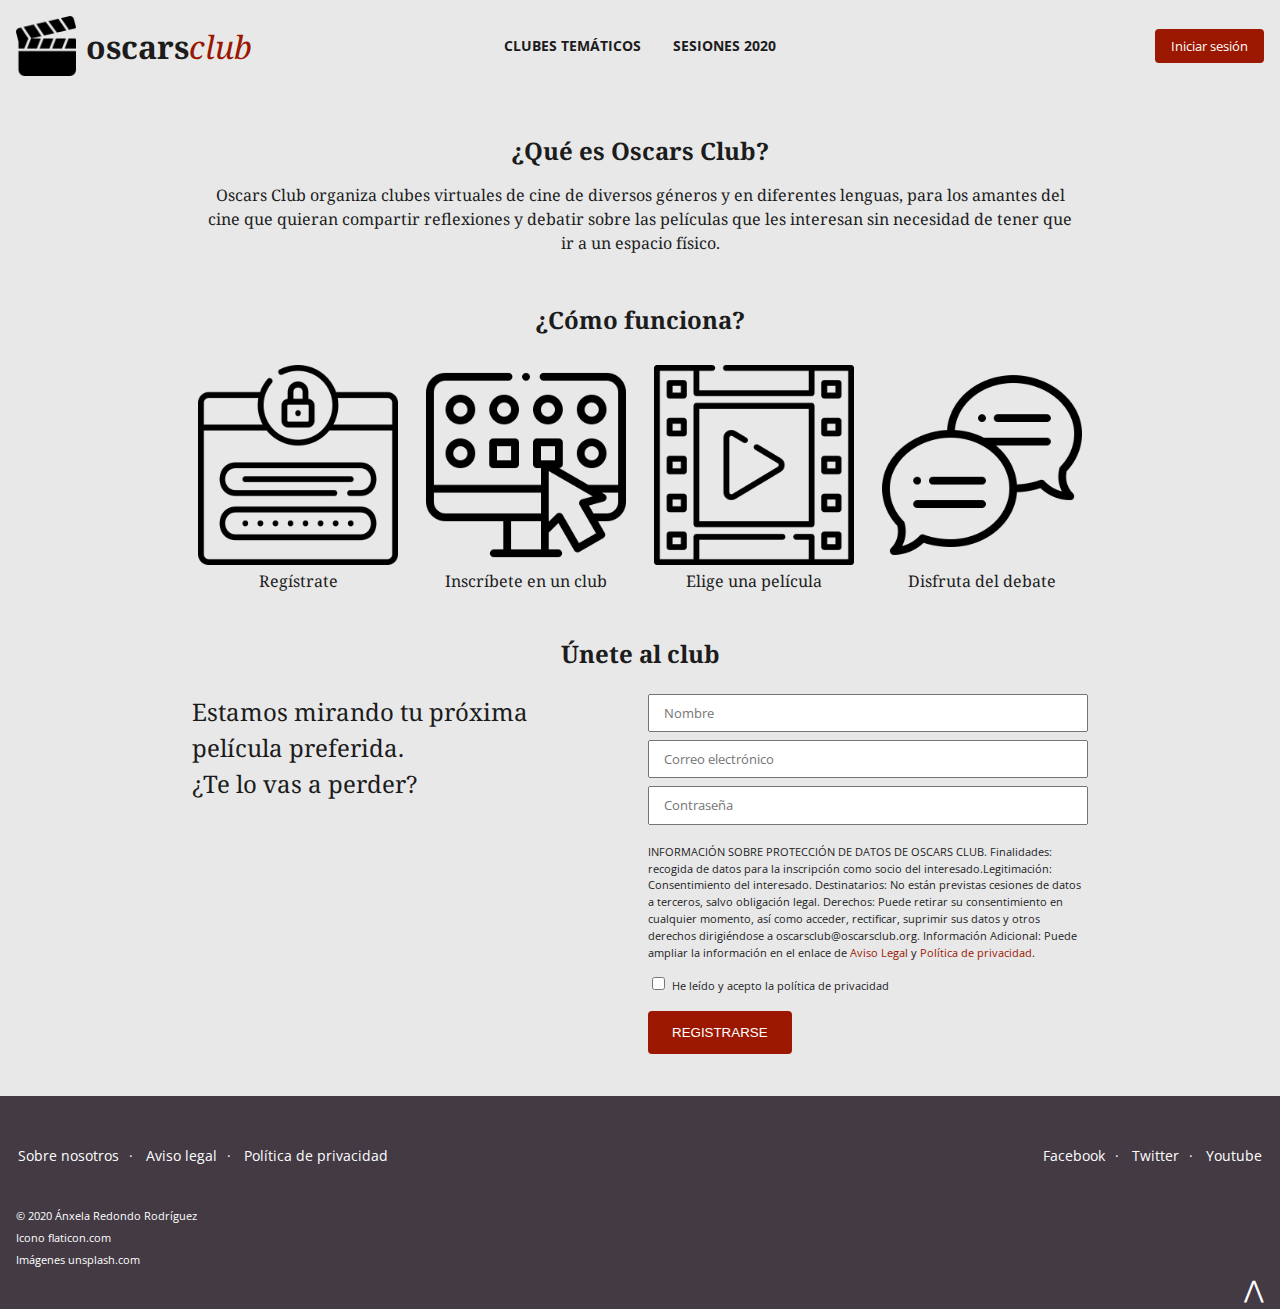
<file: index.html>
<!DOCTYPE html>
<html lang="es">

<head>
    <meta charset="utf-8">
    <title>Oscars Club Inicio</title>
    <meta name="author" content="Ánxela Redondo">
    <meta name="description" content="Oscars Club inicio">
    <meta name="keywords" content="oscars club">
    <link rel="icon" href="./img/oscarsclub-isologo.png" />
    <link rel="stylesheet" href="css/style.css">
</head>

<body>
    <header>
        <div>
            <a href="./index.html">
                <img src="./img/oscarsclub-isologo.png" alt="OscarClub logo">
                <h1>Oscars<span>club</span></h1>
            </a>
        </div>
        <div>
            <nav>
                <ul>
                    <li><a href="./clubes-tematicos.html">Clubes temáticos</a></li>
                    <li><a href="./sesiones-2020.html">Sesiones 2020</a></li>
                </ul>
            </nav>
        </div>
        <div><input type="button" value="Iniciar sesión"></div>
    </header>
    <main>
        <section>
            <h2 class="align-center">¿Qué es Oscars Club?</h2>
            <p class="align-center intro-p">Oscars Club organiza clubes virtuales de cine de diversos géneros y en
                diferentes lenguas, para los
                amantes del cine que quieran compartir reflexiones y debatir sobre las películas que les interesan sin
                necesidad de tener que ir a un espacio físico.</p>
        </section>
        <section class="grid-4 funciona">
            <h2 class="align-center">¿Cómo funciona?</h2>
            <figure>
                <img src="./img/howto-register.png" alt="Regístrate">
                <figcaption>Regístrate</figcaption>
            </figure>
            <figure>
                <img src="./img/howto-club.png" alt="Inscríbete en un club">
                <figcaption>Inscríbete en un club </figcaption>
            </figure>
            <figure>
                <img src="./img/howto-film.png" alt="Elige una película">
                <figcaption>Elige una película </figcaption>
            </figure>
            <figure>
                <img src="./img/howto-speech.png" alt="Disfruta del debate ">
                <figcaption>Disfruta del debate </figcaption>
            </figure>
        </section>
        <section class="unete grid-2">
            <h2 class="align-center">Únete al club</h2>
            <div>
                <p>Estamos mirando tu próxima película preferida.</p>
                <p>¿Te lo vas a perder?</p>
            </div>
            <div>
                <form>
                    <input type="text" id="nombre" pattern="[a-zA-Z-']{2,64}" placeholder="Nombre" required
                        title="El tamaño del campo debe estar comprendido entre 2 y 64 caracteres, únicamente permite letras, guiones y apóstrofes">

                    <input type="email" id="email" placeholder="Correo electrónico" required>

                    <input type="password" id="password" placeholder="Contraseña" required>
                    <footer>
                        <p>INFORMACIÓN SOBRE PROTECCIÓN DE DATOS DE OSCARS CLUB. Finalidades: recogida de datos para la
                            inscripción como socio del interesado.Legitimación: Consentimiento del interesado.
                            Destinatarios: No están previstas cesiones de datos a terceros, salvo obligación legal.
                            Derechos: Puede retirar su consentimiento en cualquier momento, así como acceder,
                            rectificar,
                            suprimir sus datos y otros derechos dirigiéndose a oscarsclub@oscarsclub.org. Información
                            Adicional: Puede ampliar la información en el enlace de <a href="">Aviso Legal</a> y <a
                                href="">Política de privacidad</a>.</p>
                        <input type="checkbox" id="accept" name="accept" value="accept" required>
                        <label for="accept">He leído y acepto la política de privacidad</label>
                    </footer>
                    <input type="submit" value="Registrarse">
                </form>
            </div>
        </section>
    </main>
    <footer>
        <div>
            <ul>
                <li><a href="">Sobre nosotros</a></li>
                <li><a href="">Aviso legal</a></li>
                <li><a href="">Política de privacidad</a></li>
            </ul>
        </div>
        <div>
            <ul>
                <li><a href="">Facebook</a></li>
                <li><a href="">Twitter</a></li>
                <li><a href="">Youtube</a></li>
            </ul>
        </div>
        <div>
            <p> &copy; 2020 Ánxela Redondo Rodríguez</p>
            <p>Icono <a href="https://www.flaticon.com">flaticon.com</a></p>
            <p>Imágenes <a href="https://unsplash.com">unsplash.com</a></p>
            <p><a href="#">&xwedge;</a></p>
        </div>
    </footer>
</body>

</html>
</file>
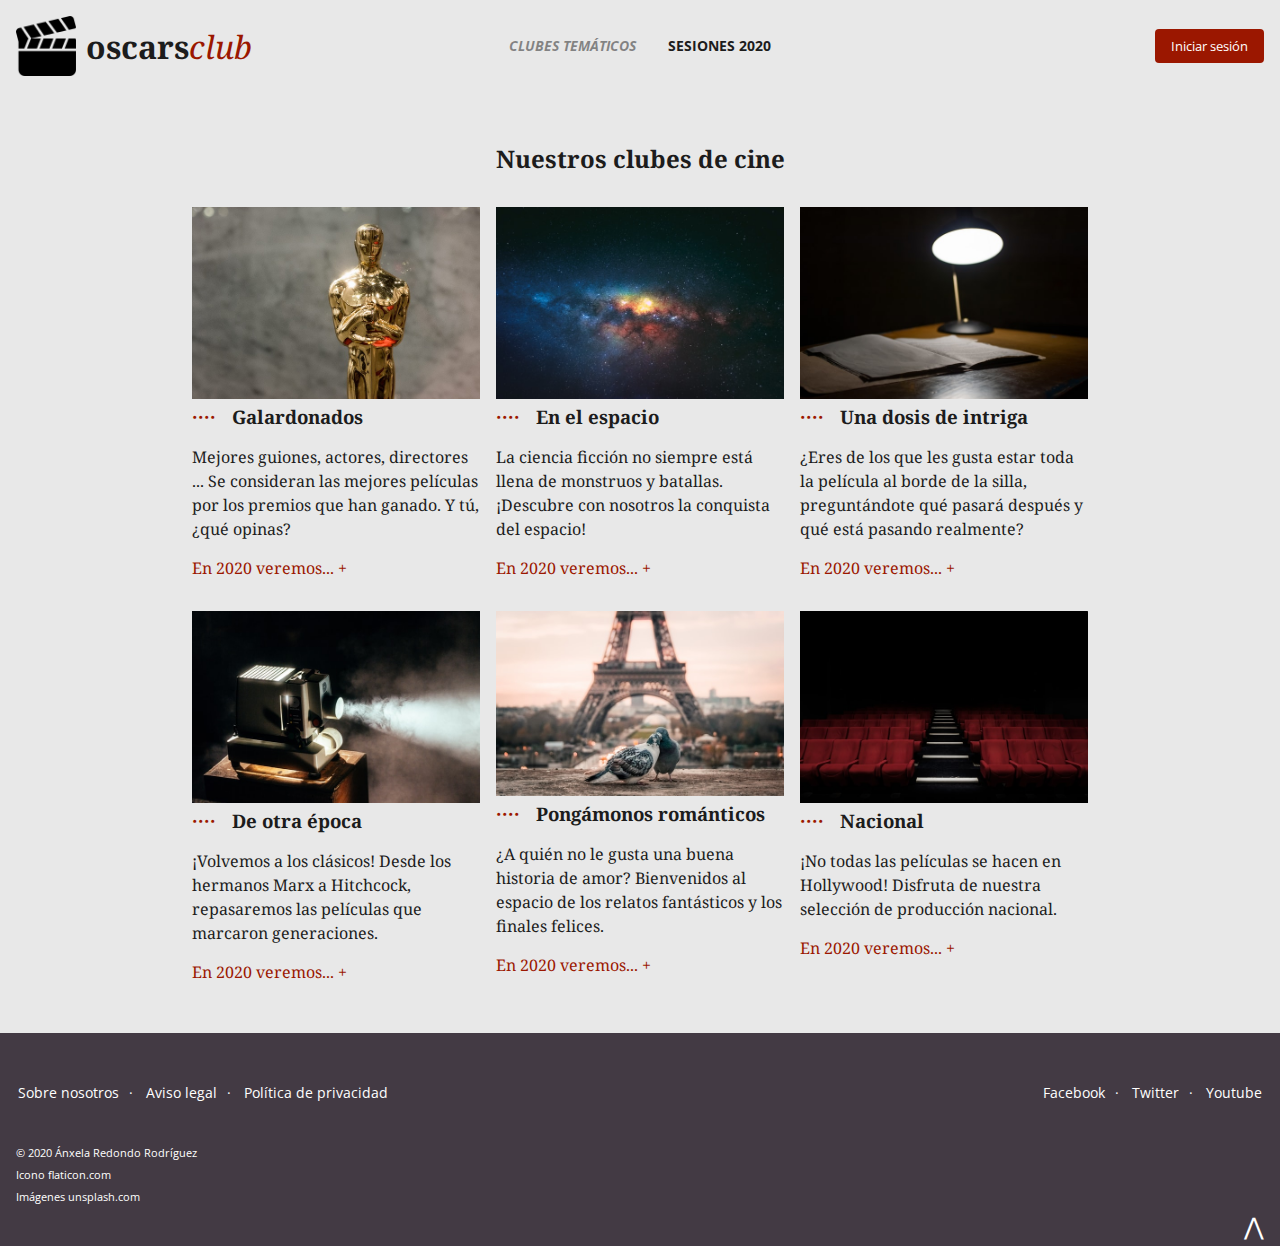
<file: clubes-tematicos.html>
<!DOCTYPE html>
<html lang="es">

<head>
    <meta charset="utf-8">
    <title>Clubes temáticos</title>
    <meta name="author" content="Ánxela Redondo">
    <meta name="description" content="Clubes temáticos Oscars Club">
    <meta name="keywords" content="clubes tematicos oscars club ">
    <link rel="icon" href="./img/oscarsclub-isologo.png" />
    <link rel="stylesheet" href="css/style.css">
</head>

<body>
    <header>
        <div>
            <a href="./index.html">
                <img src="./img/oscarsclub-isologo.png" alt="OscarClub logo">
                <h1>Oscars<span>club</span></h1>
            </a>
        </div>
        <div>
            <nav>
                <ul>
                    <li class="selected">Clubes temáticos</li>
                    <li><a href="./sesiones-2020.html">Sesiones 2020</a></li>
                </ul>
            </nav>
        </div>
        <div><input type="button" value="Iniciar sesión"></div>
    </header>
    <main>
        <section class="grid-3 clubes-tematicos">
            <h2 class="align-center">Nuestros clubes de cine</h2>
            <figure>
                <img src="./img/club1.jpg" alt="Galardonados">
                <figcaption>
                    <h3>Galardonados</h3>
                    <p>Mejores guiones, actores, directores ... Se consideran las mejores películas por los premios que
                        han ganado. Y tú, ¿qué opinas?</p>
                    <a href="sesiones-2020.html#galardonados">En 2020 veremos... &plus;</a>
                </figcaption>
            </figure>
            <figure>
                <img src="./img/club2.jpg" alt="En el espacio ">
                <figcaption>
                    <h3>En el espacio</h3>
                    <p>La ciencia ficción no siempre está llena de monstruos y batallas. ¡Descubre con nosotros la
                        conquista del espacio!</p>
                    <a href="sesiones-2020.html#espacio">En 2020 veremos... &plus;</a>
                </figcaption>
            </figure>
            <figure>
                <img src="./img/club3.jpg" alt="Una dosis de intriga ">
                <figcaption>
                    <h3>Una dosis de intriga</h3>
                    <p>¿Eres de los que les gusta estar toda la película al borde de la silla, preguntándote qué pasará
                        después y qué está pasando realmente?</p>
                    <a href="sesiones-2020.html#intriga">En 2020 veremos... &plus;</a>
                </figcaption>
            </figure>
            <figure>
                <img src="./img/club4.jpg" alt="De otra época">
                <figcaption>
                    <h3>De otra época</h3>
                    <p>¡Volvemos a los clásicos! Desde los hermanos Marx a Hitchcock, repasaremos las películas que
                        marcaron generaciones.</p>
                    <a href="sesiones-2020.html#epoca">En 2020 veremos... &plus;</a>
                </figcaption>
            </figure>
            <figure>
                <img src="./img/club5.jpg" alt="Pongámonos románticos">
                <figcaption>
                    <h3>Pongámonos románticos</h3>
                    <p>¿A quién no le gusta una buena historia de amor? Bienvenidos al espacio de los relatos
                        fantásticos y los finales felices.</p>
                    <a href="sesiones-2020.html#romanticos">En 2020 veremos... &plus;</a>
                </figcaption>
            </figure>
            <figure>
                <img src="./img/club6.jpg" alt="Nacional">
                <figcaption>
                    <h3>Nacional </h3>
                    <p>¡No todas las películas se hacen en Hollywood! Disfruta de nuestra selección de producción
                        nacional.</p>
                    <a href="sesiones-2020.html#nacional">En 2020 veremos... &plus;</a>
                </figcaption>
            </figure>
        </section>
    </main>
    <footer>
        <div>
            <ul>
                <li><a href="">Sobre nosotros</a></li>
                <li><a href="">Aviso legal</a></li>
                <li><a href="">Política de privacidad</a></li>
            </ul>
        </div>
        <div>
            <ul>
                <li><a href="">Facebook</a></li>
                <li><a href="">Twitter</a></li>
                <li><a href="">Youtube</a></li>
            </ul>
        </div>
        <div>
            <p> &copy; 2020 Ánxela Redondo Rodríguez</p>
            <p>Icono <a href="https://www.flaticon.com">flaticon.com</a></p>
            <p>Imágenes <a href="https://unsplash.com">unsplash.com</a></p>
            <p><a href="#">&xwedge;</a></p>
        </div>
    </footer>
</body>

</html>
</file>
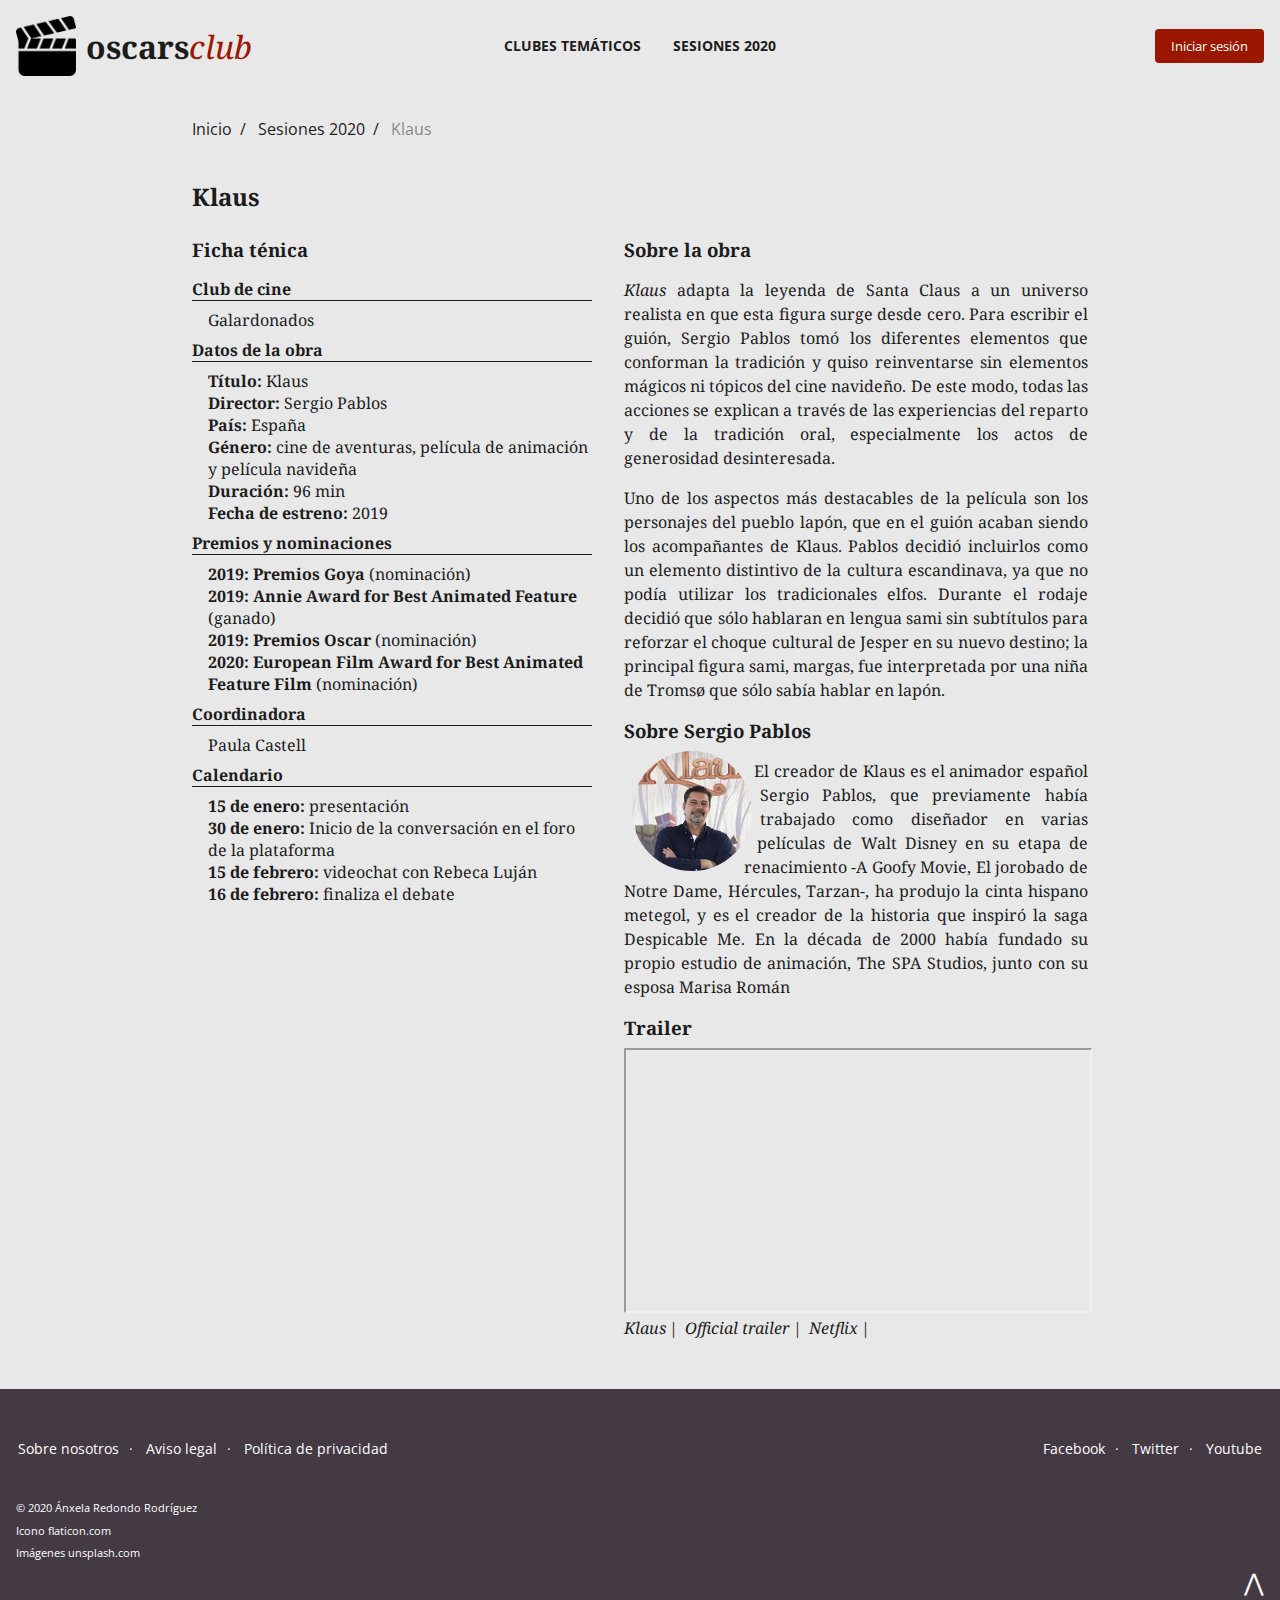
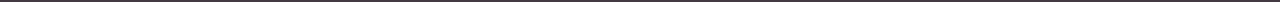
<file: detalle-sesion.html>
<!DOCTYPE html>
<html lang="es">

<head>
    <meta charset="utf-8">
    <title>Klaus</title>
    <meta name="author" content="Ánxela Redondo">
    <meta name="description" content="Detalles sesión Oscars Club">
    <meta name="keywords" content="klaus detalles sesion oscars club">
    <link rel="icon" href="./img/oscarsclub-isologo.png" />
    <link rel="stylesheet" href="css/style.css">
</head>

<body>
    <header>
        <div>
            <a href="./index.html">
                <img src="./img/oscarsclub-isologo.png" alt="OscarClub logo">
                <h1>Oscars<span>club</span></h1>
            </a>
        </div>
        <div>
            <nav>
                <ul>
                    <li><a href="./clubes-tematicos.html">Clubes temáticos</a></li>
                    <li><a href="./sesiones-2020.html">Sesiones 2020</a></li>
                </ul>
            </nav>
        </div>
        <div><input type="button" value="Iniciar sesión"></div>
    </header>
    <main>
        <nav class="breadcrumb">
            <ul>
                <li><a href="./index.html">Inicio</a></li>
                <li><a href="./sesiones-2020.html">Sesiones 2020</a></li>
                <li>Klaus</li>
            </ul>
        </nav>
        <section class="grid-2 column-size-auto">
            <h2>Klaus</h2>
            <div>
                <h3>Ficha ténica</h3>
                <dl>
                    <dt>Club de cine</dt>
                    <dd>Galardonados</dd>
                    <dt>Datos de la obra</dt>
                    <dd>
                        <ul>
                            <li><strong>Título: </strong>Klaus</li>
                            <li><strong>Director: </strong>Sergio Pablos </li>
                            <li><strong>País: </strong>España </li>
                            <li><strong>Género: </strong>cine de aventuras, película de animación y película navideña
                            </li>
                            <li><strong>Duración: </strong>96 min </li>
                            <li><strong>Fecha de estreno: </strong>2019 </li>
                        </ul>
                    </dd>
                    <dt>Premios y nominaciones</dt>
                    <dd>
                        <ul>
                            <li><strong>2019: Premios Goya</strong> (nominación)</li>
                            <li><strong>2019: Annie Award for Best Animated Feature</strong> (ganado)</li>
                            <li><strong>2019: Premios Oscar</strong> (nominación)</li>
                            <li><strong>2020: European Film Award for Best Animated Feature Film</strong> (nominación)
                            </li>
                        </ul>
                    </dd>
                    <dt>Coordinadora</dt>
                    <dd>Paula Castell</dd>
                    <dt>Calendario</dt>
                    <dd>
                        <ul>
                            <li><strong>15 de enero: </strong>presentación</li>
                            <li><strong>30 de enero: </strong>Inicio de la conversación en el foro de la plataforma</li>
                            <li><strong>15 de febrero: </strong>videochat con Rebeca Luján</li>
                            <li><strong>16 de febrero: </strong> finaliza el debate</li>
                        </ul>
                    </dd>
                </dl>
            </div>
            <div>
                <article>
                    <h3>Sobre la obra</h3>
                    <p> <i>Klaus</i> adapta la leyenda de Santa Claus a un universo realista en que esta figura surge
                        desde cero.
                        Para escribir el guión, Sergio Pablos tomó los diferentes elementos que conforman la tradición y
                        quiso reinventarse sin elementos mágicos ni tópicos del cine navideño. De este modo, todas las
                        acciones se explican a través de las experiencias del reparto y de la tradición oral,
                        especialmente
                        los actos de generosidad desinteresada.</p>
                    <p>Uno de los aspectos más destacables de la película son los personajes del pueblo lapón, que en el
                        guión acaban siendo los acompañantes de Klaus. Pablos decidió incluirlos como un elemento
                        distintivo
                        de la cultura escandinava, ya que no podía utilizar los tradicionales elfos. Durante el rodaje
                        decidió que sólo hablaran en lengua sami sin subtítulos para reforzar el choque cultural de
                        Jesper
                        en su nuevo destino; la principal figura sami, margas, fue interpretada por una niña de Tromsø
                        que
                        sólo sabía hablar en lapón.</p>
                </article>
                <article class="clearfix">
                    <h3>Sobre Sergio Pablos</h3>
                    <img src="./img/sergio-pablos.jpg" alt="Sergio Pablos">
                    <p>El creador de Klaus es el animador español Sergio Pablos, que previamente había trabajado como
                        diseñador en varias películas de Walt Disney en su etapa de renacimiento -A Goofy Movie, El
                        jorobado
                        de Notre Dame, Hércules, Tarzan-, ha produjo la cinta hispano metegol, y es el creador de la
                        historia que inspiró la saga Despicable Me. En la década de 2000 había fundado su propio estudio
                        de
                        animación, The SPA Studios, junto con su esposa Marisa Román</p>
                </article>
                <article>
                    <h3>Trailer</h3>
                    <div class="video-container">
                        <iframe width="560" height="315" src="https://www.youtube.com/embed/taE3PwurhYM"
                            allow="accelerometer; autoplay; clipboard-write; encrypted-media; gyroscope; picture-in-picture"
                            allowfullscreen></iframe>
                    </div>
                    <ul>
                        <li><i>Klaus</i></li>
                        <li><i>Official trailer</i></li>
                        <li><i>Netflix</i></li>
                    </ul>
                </article>

            </div>
        </section>

    </main>
    <footer>
        <div>
            <ul>
                <li><a href="">Sobre nosotros</a></li>
                <li><a href="">Aviso legal</a></li>
                <li><a href="">Política de privacidad</a></li>
            </ul>
        </div>
        <div>
            <ul>
                <li><a href="">Facebook</a></li>
                <li><a href="">Twitter</a></li>
                <li><a href="">Youtube</a></li>
            </ul>
        </div>
        <div>
            <p> &copy; 2020 Ánxela Redondo Rodríguez</p>
            <p>Icono <a href="https://www.flaticon.com">flaticon.com</a></p>
            <p>Imágenes <a href="https://unsplash.com">unsplash.com</a></p>
            <p><a href="#">&xwedge;</a></p>
        </div>
    </footer>
</body>

</html>
</file>
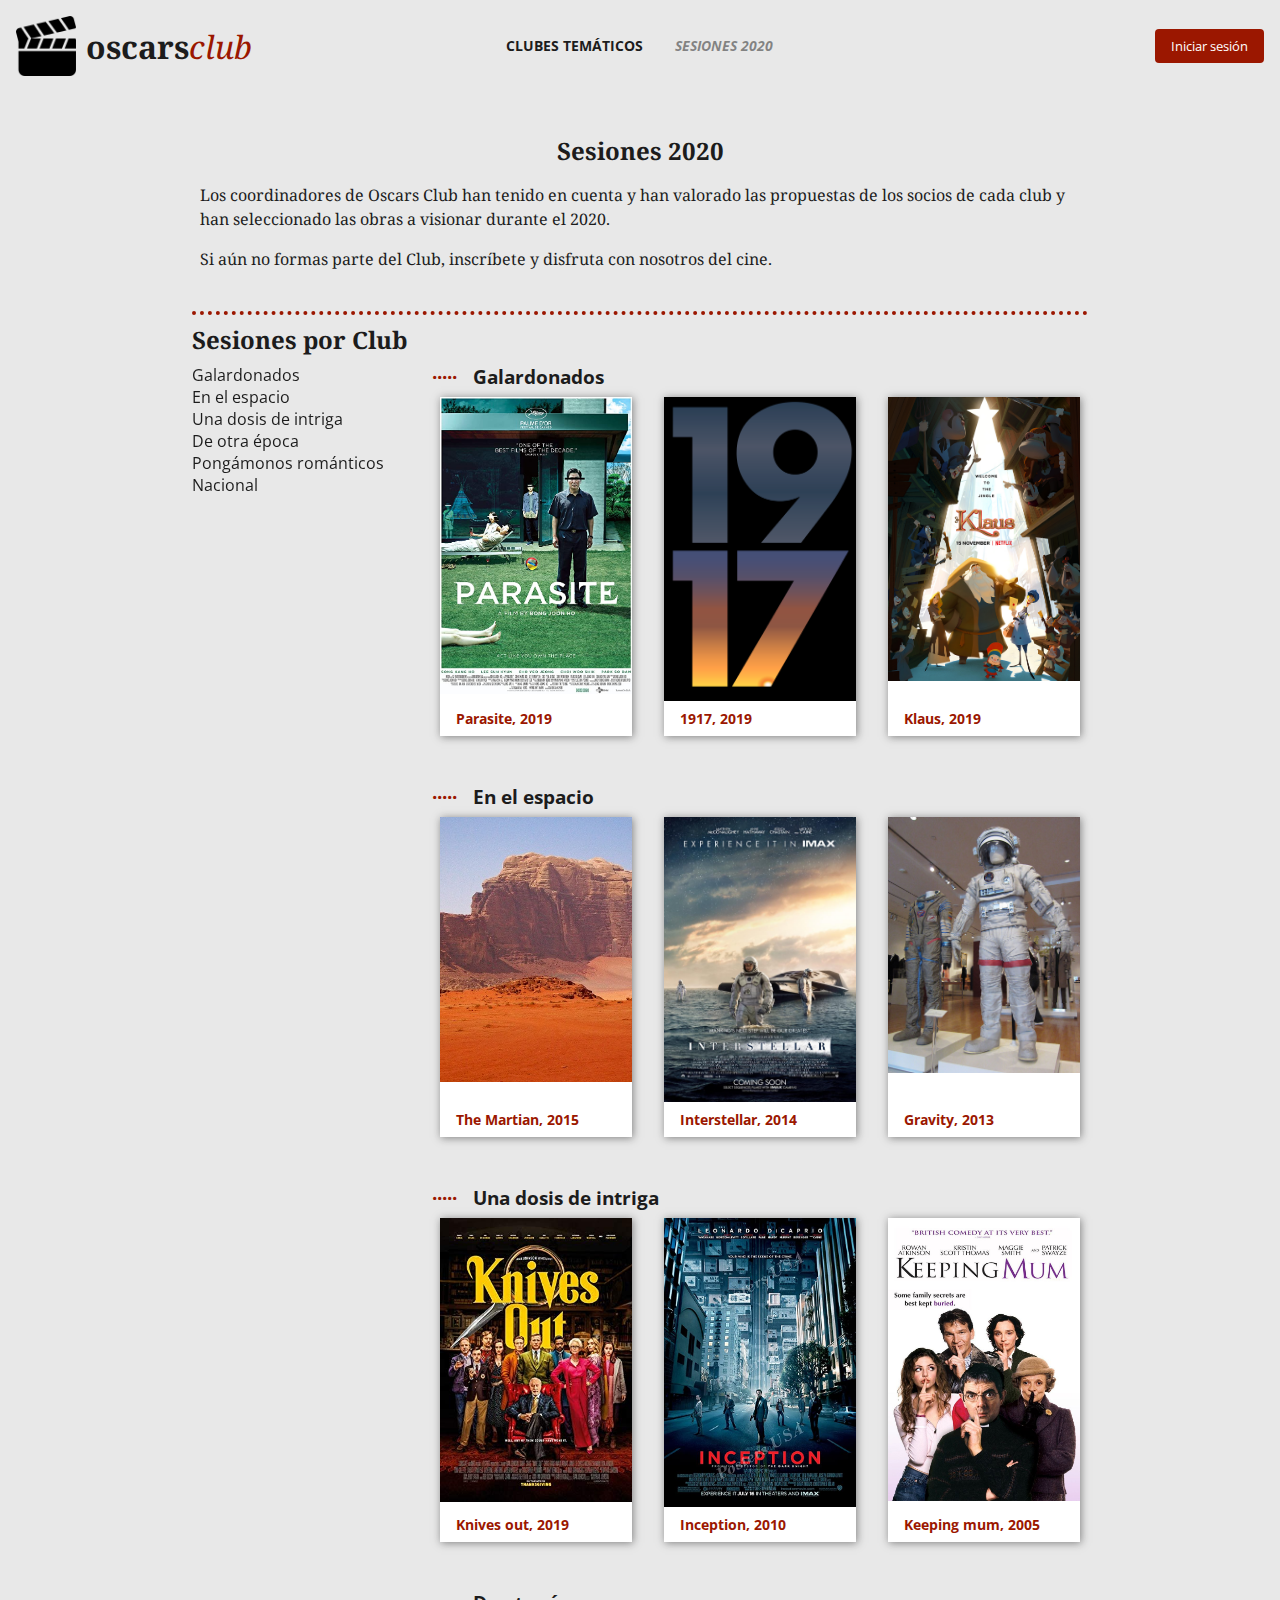
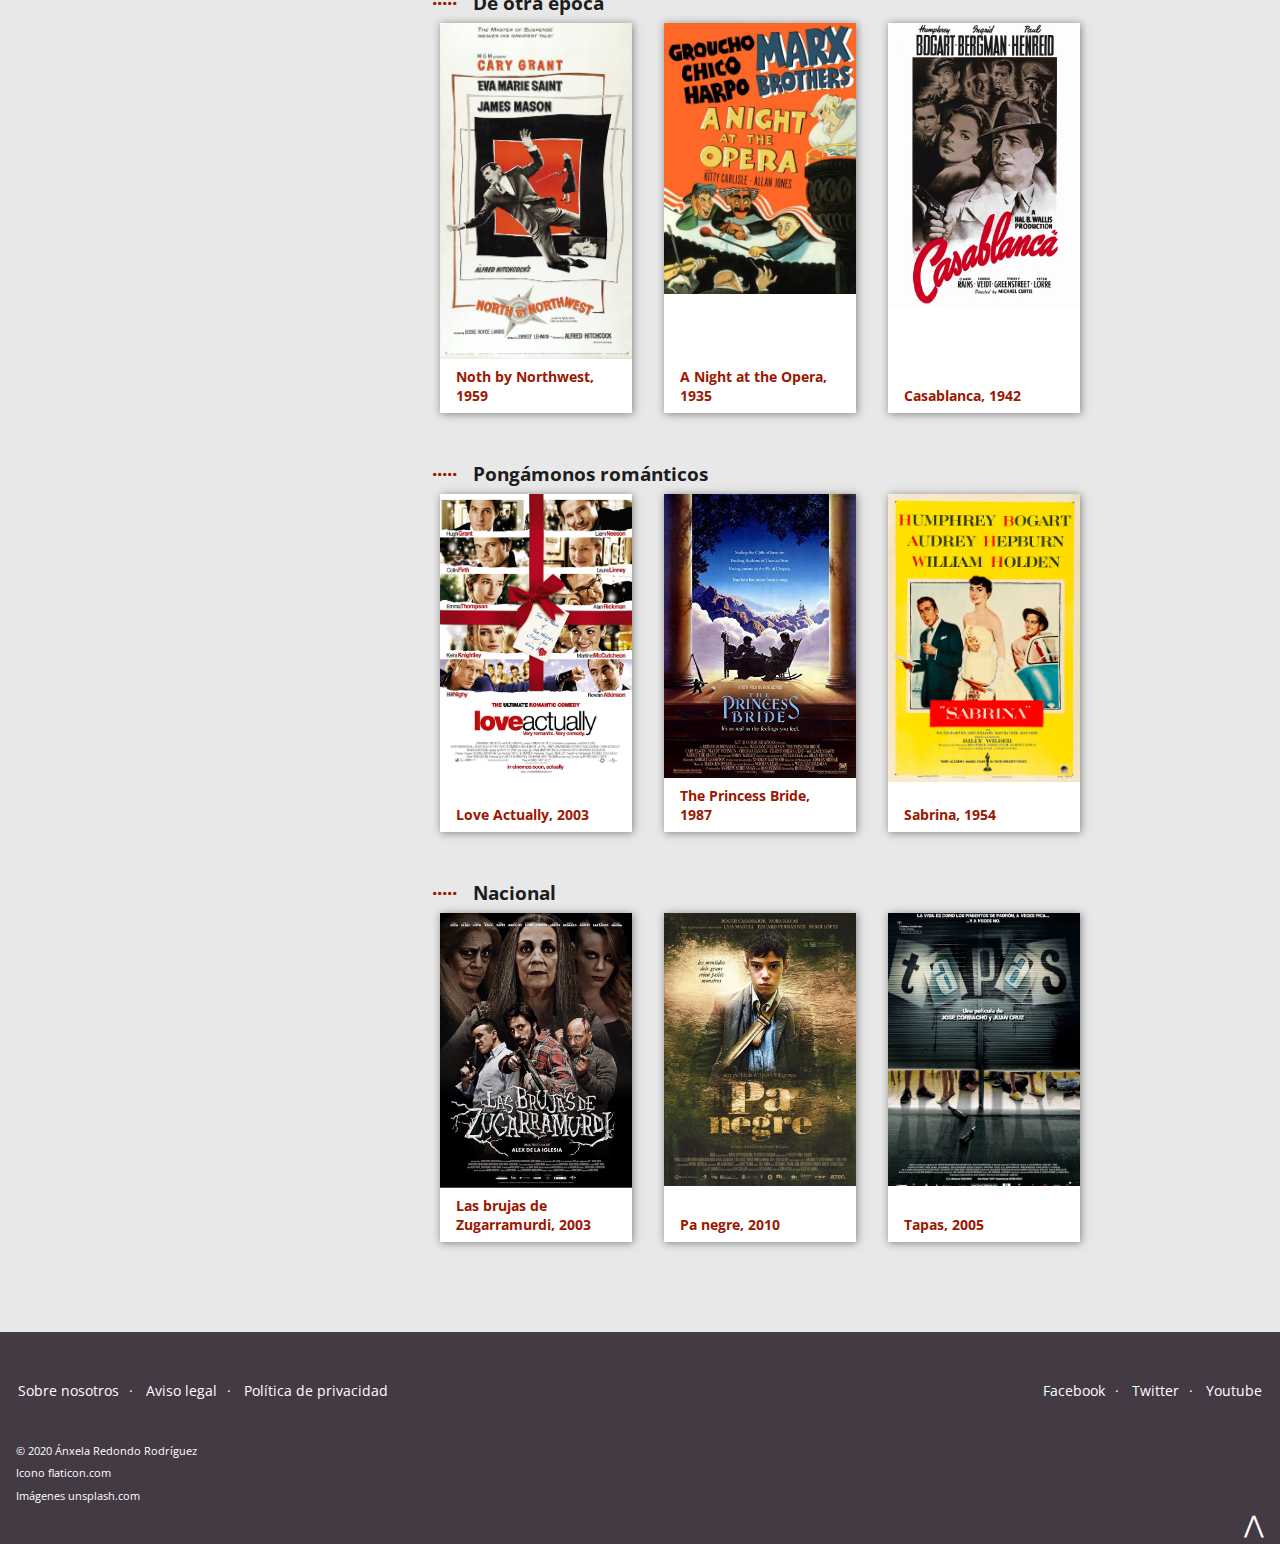
<file: sesiones-2020.html>
<!DOCTYPE html>
<html lang="es">

<head>
    <meta charset="utf-8">
    <title>Sesiones 2020</title>
    <meta name="author" content="Ánxela Redondo">
    <meta name="description" content="Sesiones 2020 Oscars Club">
    <meta name="keywords"
        content="sesiones 2020 oscars club clubes temáticos galardonados espacio nacional intriga epoca romanticos">
    <link rel="icon" href="./img/oscarsclub-isologo.png" />
    <link rel="stylesheet" href="css/style.css">
</head>

<body>
    <header>
        <div>
            <a href="./index.html">
                <img src="./img/oscarsclub-isologo.png" alt="OscarClub logo">
                <h1>Oscars<span>club</span></h1>
            </a>
        </div>
        <div>
            <nav>
                <ul>
                    <li><a href="./clubes-tematicos.html">Clubes temáticos</a></li>
                    <li class="selected">Sesiones 2020</li>
                </ul>
            </nav>
        </div>
        <div><input type="button" value="Iniciar sesión"></div>
    </header>
    <main>
        <section>
            <h2 class="align-center">Sesiones 2020</h2>
            <p class="intro-p">
                Los coordinadores de Oscars Club han tenido en cuenta y han valorado las propuestas de los socios de
                cada club y han seleccionado las obras a visionar durante el 2020.
            </p>
            <p class="intro-p">Si aún no formas parte del Club, inscríbete y disfruta con nosotros del cine.</p>
        </section>
        <section class="grid-2 sesiones-por-club column-size-auto ">
            <h2>Sesiones por Club</h2>
            <div>
                <nav>
                    <ul>
                        <li><a href="#galardonados">Galardonados</a></li>
                        <li><a href="#espacio">En el espacio</a></li>
                        <li><a href="#intriga">Una dosis de intriga</a></li>
                        <li><a href="#epoca">De otra época</a></li>
                        <li><a href="#romanticos">Pongámonos románticos</a></li>
                        <li><a href="#nacional">Nacional</a></li>
                    </ul>
                </nav>
            </div>
            <div>
                <div id="galardonados">
                    <h3>Galardonados</h3>
                    <ul class="grid-3">
                        <li>
                            <a href="">
                                <figure>
                                    <img src="./img/club1-movie1.jpg" alt="parasite">
                                    <figcaption>Parasite, 2019</figcaption>
                                </figure>
                            </a>
                        </li>
                        <li>
                            <a href="">
                                <figure>
                                    <img src="./img/club1-movie2.png" alt="1917">
                                    <figcaption>1917, 2019</figcaption>
                                </figure>
                            </a>
                        </li>
                        <li>
                            <a href="./detalle-sesion.html">
                                <figure>
                                    <img src="./img/club1-movie3.jpg" alt="Klaus">
                                    <figcaption>Klaus, 2019</figcaption>
                                </figure>
                            </a>
                        </li>
                    </ul>
                </div>
                <div id="espacio">
                    <h3>En el espacio</h3>
                    <ul class="grid-3">
                        <li>
                            <a href="">
                                <figure>
                                    <img src="./img/club2-movie1.jpg" alt="The Martian">
                                    <figcaption>The Martian, 2015</figcaption>
                                </figure>
                            </a>
                        </li>
                        <li>
                            <a href="">
                                <figure>
                                    <img src="./img/club2-movie2.jpg" alt="Interstellar">
                                    <figcaption>Interstellar, 2014</figcaption>
                                </figure>
                            </a>
                        </li>
                        <li>
                            <a href="">
                                <figure>
                                    <img src="./img/club2-movie3.jpg" alt="Gravity">
                                    <figcaption>Gravity, 2013</figcaption>
                                </figure>
                            </a>
                        </li>
                    </ul>
                </div>
                <div id="intriga">
                    <h3>Una dosis de intriga</h3>
                    <ul class="grid-3">
                        <li>
                            <a href="">
                                <figure>
                                    <img src="./img/club3-movie1.jpg" alt="Knives out">
                                    <figcaption>Knives out, 2019</figcaption>
                                </figure>
                            </a>
                        </li>
                        <li>
                            <a href="">
                                <figure>
                                    <img src="./img/club3-movie2.jpg" alt="Inception">
                                    <figcaption>Inception, 2010</figcaption>
                                </figure>
                            </a>
                        </li>
                        <li>
                            <a href="">
                                <figure>
                                    <img src="./img/club3-movie3.jpg" alt="Keeping mum">
                                    <figcaption>Keeping mum, 2005</figcaption>
                                </figure>
                            </a>
                        </li>
                    </ul>
                </div>
                <div id="epoca">
                    <h3>De otra época</h3>
                    <ul class="grid-3">
                        <li>
                            <a href="">
                                <figure>
                                    <img src="./img/club4-movie1.jpg" alt="Noth by Northwest">
                                    <figcaption>Noth by Northwest, 1959</figcaption>
                                </figure>
                            </a>
                        </li>
                        <li>
                            <a href="">
                                <figure>
                                    <img src="./img/club4-movie2.jpg" alt="A Night at the Opera">
                                    <figcaption>A Night at the Opera, 1935</figcaption>
                                </figure>
                            </a>
                        </li>
                        <li>
                            <a href="">
                                <figure>
                                    <img src="./img/club4-movie3.jpg" alt="Casablanca">
                                    <figcaption>Casablanca, 1942</figcaption>
                                </figure>
                            </a>
                        </li>
                    </ul>
                </div>
                <div id="romanticos">
                    <h3>Pongámonos románticos</h3>
                    <ul class="grid-3">
                        <li>
                            <a href="">
                                <figure>
                                    <img src="./img/club5-movie1.jpg" alt="Love Actually">
                                    <figcaption>Love Actually, 2003</figcaption>
                                </figure>
                            </a>
                        </li>
                        <li>
                            <a href="">
                                <figure>
                                    <img src="./img/club5-movie2.jpg" alt="The Princess Bride">
                                    <figcaption>The Princess Bride, 1987</figcaption>
                                </figure>
                            </a>
                        </li>
                        <li>
                            <a href="">
                                <figure>
                                    <img src="./img/club5-movie3.jpg" alt="Sabrina">
                                    <figcaption>Sabrina, 1954</figcaption>
                                </figure>
                            </a>
                        </li>
                    </ul>
                </div>
                <div id="nacional">
                    <h3>Nacional</h3>
                    <ul class="grid-3">
                        <li>
                            <a href="">
                                <figure>
                                    <img src="./img/club6-movie1.jpg" alt="las brujas de Zugarramurdi">
                                    <figcaption>Las brujas de Zugarramurdi, 2003</figcaption>
                                </figure>
                            </a>
                        </li>
                        <li>
                            <a href="">
                                <figure>
                                    <img src="./img/club6-movie2.jpg" alt="Pa negre">
                                    <figcaption>Pa negre, 2010</figcaption>
                                </figure>
                            </a>
                        </li>
                        <li>
                            <a href="./detalle-sesion.html">
                                <figure>
                                    <img src="./img/club6-movie3.jpg" alt="Tapas">
                                    <figcaption>Tapas, 2005</figcaption>
                                </figure>
                            </a>
                        </li>
                    </ul>
                </div>

            </div>

        </section>

    </main>
    <footer>
        <div>
            <ul>
                <li><a href="">Sobre nosotros</a></li>
                <li><a href="">Aviso legal</a></li>
                <li><a href="">Política de privacidad</a></li>
            </ul>
        </div>
        <div>
            <ul>
                <li><a href="">Facebook</a></li>
                <li><a href="">Twitter</a></li>
                <li><a href="">Youtube</a></li>
            </ul>
        </div>
        <div>
            <p> &copy; 2020 Ánxela Redondo Rodríguez</p>
            <p>Icono <a href="https://www.flaticon.com">flaticon.com</a></p>
            <p>Imágenes <a href="https://unsplash.com">unsplash.com</a></p>
            <p><a href="#">&xwedge;</a></p>
        </div>
    </footer>
</body>

</html>
</file>
<file: css/style.css>
@import url("https://fonts.googleapis.com/css2?family=Noto+Serif:ital,wght@0,400;0,700;1,400;1,700&family=Open+Sans:ital,wght@0,400;1,700&display=swap");
body {
    font-family: "Noto Serif", serif;
    background-color: rgb(232, 232, 232);
    color: rgba(28, 28, 28);
    margin: 0;
}
header input,
footer,
.breadcrumb,
form,
header nav,
.sesiones-por-club h3,
.sesiones-por-club ul li a,
.sesiones-por-club figure figcaption {
    font-family: "Open Sans", sans-serif;
}
ul {
    list-style: none;
    padding: 0;
}
a {
    text-decoration: none;
    color: rgb(28, 28, 28);
}
p {
    font-size: 1rem;
    line-height: 1.5;
}
h2 {
    margin: 0.5rem 0;
}
h3 {
    margin: 0;
}
.align-center {
    text-align: center;
}
.sesiones-por-club h3:before {
    content: "···";
    padding-right: 1rem;
    color: rgb(155, 23, 0);
}
.clubes-tematicos h3:before {
    content: "······";
    padding-right: 1rem;
    color: rgb(155, 23, 0);
}
@media screen and (min-width: 768px) {
    .clubes-tematicos h3:before {
        content: "····";
        padding-right: 1rem;
        color: rgb(155, 23, 0);
    }
    .sesiones-por-club h3:before {
        content: "·····";
        padding-right: 1rem;
        color: rgb(155, 23, 0);
    }
}
main {
    padding: 2rem 1rem;
}
main nav a {
    color: rgb(28, 28, 28);
}
main nav a:hover {
    color: rgb(155, 23, 0);
}
.clearfix::after {
    content: "";
    clear: both;
    display: block;
}
.grid-2 .column-size-auto,
.grid-2,
.grid-3,
.grid-4 {
    display: grid;
    grid-template-columns: repeat(1, 1fr);
    grid-gap: 1rem;
}
.grid-3.column-size-250 {
    grid-template-columns: repeat(1, minmax(0, 250px));
}
.sesiones-por-club .grid-3 {
    grid-gap: 2rem;
}
@media screen and (min-width: 590px) {
    main {
        padding: 10px 15%;
    }
}
@media screen and (min-width: 768px) {
    main {
        padding: 10px 15%;
    }
    .grid-4 {
        grid-template-columns: repeat(2, minmax(0, 1fr));
    }
    .grid-3 {
        grid-template-columns: repeat(2, minmax(0, 1fr));
    }
    .grid-3.column-size-250 {
        grid-template-columns: repeat(2, minmax(0, 250px));
    }
    .grid-2 {
        grid-template-columns: repeat(2, minmax(0, 1fr));
    }
    .grid-2.column-size-auto {
        grid-template-columns: repeat(2, auto);
    }
    .grid-2 h2,
    .grid-3 h2,
    .grid-3 h3,
    .grid-4 h2 {
        grid-column-start: 1;
        grid-column-end: -1;
        grid-row: 1;
    }
}
@media screen and (min-width: 1024px) {
    .grid-4 {
        grid-template-columns: repeat(4, minmax(0, 1fr));
    }
    .grid-3 {
        grid-template-columns: repeat(3, minmax(0, 1fr));
    }
    .grid-3.column-size-250 {
        grid-template-columns: repeat(3, minmax(0, 250px));
    }
}

/* HEADER */
header {
    padding: 1rem;
    display: grid;
    grid-template-columns: repeat(1, 1fr);
    grid-gap: 10px;
    background-color: rgb(232, 232, 232);
    z-index: 1;
}
header nav a {
    color: rgb(28, 28, 28);
}
header nav a:hover {
    color: rgba(28, 28, 28, 0.5);
}
header nav ul li.selected {
    font-weight: 700;
    font-style: italic;
    color: rgba(28, 28, 28, 0.5);
}
header div {
    margin: auto;
}
header div:first-child {
    order: 2;
}
header div:nth-child(2) {
    order: 3;
}
header div:nth-child(3) {
    order: 1;
}
header nav ul {
    display: flex;
    flex-direction: column;
    text-transform: uppercase;
    font-size: 0.9rem;
    font-weight: 700;
}
header nav ul li {
    text-align: center;
    line-height: 1.5;
}
@media screen and (min-width: 590px) {
    header {
        grid-template-columns: repeat(2, 1fr);
    }
    header div:first-child {
        order: 1;
        margin-left: 0;
    }
    header div:nth-child(2) {
        order: 3;
        grid-column-start: 1;
        grid-column-end: 3;
    }
    header div:nth-child(3) {
        margin: auto 0 auto auto;
        order: 2;
    }
    header nav ul {
        flex-direction: row;
        gap: 2rem;
    }
}
@media screen and (min-width: 768px) {
    header {
        grid-template-columns: repeat(3, 1fr);
    }
    header div:first-child {
        order: 1;
    }
    header div:nth-child(2) {
        order: 2;
        grid-column-start: 2;
        grid-column-end: 3;
    }
    header div:nth-child(3) {
        order: 3;
    }
}
header div:first-child a {
    order: 2;
    display: flex;
    flex-direction: row;
}
header h1 {
    text-transform: lowercase;
    padding-left: 10px;
    margin: auto 0;
}
header h1 span {
    color: rgb(155, 23, 0);
    font-style: italic;
    font-weight: normal;
}
header a:visited {
    color: rgb(28, 28, 28);
}
header img {
    width: 60px;
    height: 100%;
}

/* MAIN */
main a {
    color: rgb(155, 23, 0);
}
section {
    margin: 2rem auto;
}
.intro-p {
    max-width: 1000px;
    margin: auto;
    padding: 0.5rem;
}
section.funciona figure {
    max-width: 200px;
    margin: 5px auto;
}
section figure img {
    width: 100%;
}
section.funciona figure figcaption {
    text-align: center;
}
section.unete div > p {
    font-size: 1.5rem;
    max-width: 340px;
    margin: 0;
}
.clubes-tematicos figure {
    margin: 0.5rem 0;
}
.clubes-tematicos img {
    max-width: 100%;
}
.sesiones-por-club {
    grid-gap: 0;
}
@media screen and (min-width: 768px) {
    .sesiones-por-club {
        border-top: 4px dotted rgb(155, 23, 0);
    }
}
@media screen and (min-width: 590px) {
    .sesiones-por-club nav {
        position: sticky;
        top: 1rem;
    }
}
.sesiones-por-club h2 {
    margin: 0.5rem 0;
}
.sesiones-por-club h3 {
    margin: 0;
}
.sesiones-por-club nav ul {
    margin: 0 3rem 3rem 0;
    justify-content: center;
}
.sesiones-por-club nav ul li {
    width: auto;
}
.sesiones-por-club ul.grid-3 {
    margin: 0.5rem 0.5rem 3rem 0.5rem;
    justify-content: center;
}
.sesiones-por-club figure {
    margin: 0;
    background-color: #fff;
    height: 100%;
    box-shadow: 1px 1px 8px 0px rgb(28, 28, 28, 0.5);
    display: flex;
    flex-direction: column;
    justify-content: space-between;
    max-width: 300px;
    margin: auto;
}
.sesiones-por-club figure img {
    vertical-align: bottom;
}
.sesiones-por-club figure figcaption {
    padding: 0.5rem 1rem;
    font-weight: 700;
    font-size: 0.85rem;
}
.sesiones-por-club a:hover img {
    opacity: 0.5;
}
img[src="./img/sergio-pablos.jpg"] {
    border-radius: 50%;
    float: left;
    width: 120px;
    height: auto;
    padding: 0.5rem;
    shape-outside: circle(50%);
}
.video-container {
    position: relative;
    width: 100%;
    height: 0;
    padding-bottom: 56.25%;
    margin: 0.5rem auto;
}
.video-container iframe {
    position: absolute;
    left: 0;
    top: 0;
    height: 100%;
    width: 100%;
}
.video-container + ul {
    margin: 0.5rem 0;
    padding: 0;
}
.video-container + ul li {
    display: inline-block;
}
.video-container + ul li::after {
    content: "|";
    margin: 0 0.2rem;
}
article p {
    text-align: left;
}
@media screen and (min-width: 768px) {
    article p {
        text-align: justify;
    }
}

/* BUTTON */
input[type="button"],
input[type="submit"] {
    background-color: rgb(155, 23, 0);
    color: rgb(255, 255, 255);
}
input[type="button"]:hover,
input[type="submit"]:hover {
    background-color: rgb(28, 28, 28);
}
input[type="button"],
input[type="submit"] {
    border-radius: 4px;
    outline: none;
    border: none;
    padding: 0.5rem 1rem;
}

/* FORM */
form {
    display: flex;
    flex-direction: column;
    gap: 0.5rem;
}
form input[type="submit"] {
    text-transform: uppercase;
    padding: 0.9rem 1.5rem;
    margin-right: auto;
    margin-top: 0.5rem;
}
form input {
    padding: 0.6rem 0.9rem;
}
form input::placeholder {
    font-family: "Open Sans", sans-serif;
}
form footer p,
form footer label {
    font-size: 0.7rem;
}

/* HILO DE ARIADNA */
.breadcrumb ul li {
    display: inline-block;
    color: rgb(28, 28, 28);
}
.breadcrumb ul li:last-child {
    color: rgb(28, 28, 28, 0.5);
}
.breadcrumb ul li:after {
    content: "/";
    padding: 0 0.5rem;
}
.breadcrumb ul li:last-child:after {
    display: none;
}

/* LISTAS DE DESCRIPCIÓN */
dl {
    max-width: 400px;
    margin-right: 1rem;
}
dt {
    border-bottom: 1px solid rgb(28, 28, 28);
    font-weight: 700;
}
dl dd {
    padding: 0.5rem 0;
    margin-left: 1rem;
}
dl ul {
    padding: 0;
    margin: 0;
}

/* FOOTER  */
body > footer {
    background-color: rgb(67, 58, 68);
    color: rgb(255, 255, 255);
    padding: 1rem 1rem 0.5rem 1rem;
    display: grid;
    grid-template-columns: repeat(1, 1fr);
    text-align: center;
}
body > footer div:last-child {
    grid-column-start: 1;
    grid-column-end: -1;
    grid-row: 3;
}
body > footer a {
    color: rgb(255, 255, 255);
}
body > footer a:hover {
    color: rgb(155, 23, 0);
}
body > footer div ul {
    display: flex;
    flex-direction: column;
    padding: 1rem 0;
}
body > footer div ul li {
    margin: 0.1rem;
    font-size: 0.9rem;
}
body > footer p {
    font-size: 0.7rem;
    line-height: 1;
}
body > footer div:last-child p:last-child {
    text-align: end;
    font-size: 1.5rem;
    margin: 0;
}
@media screen and (min-width: 590px) {
    body > footer {
        grid-template-columns: repeat(2, 1fr);
    }
    body > footer div p {
        text-align: start;
    }
}
@media screen and (min-width: 768px) {
    body > footer div:nth-child(2) {
        margin-left: auto;
    }
    body > footer div ul {
        flex-direction: row;
    }
    body > footer div ul li:after {
        content: "·";
        margin: 0 10px;
    }
    body > footer div ul li:last-child:after {
        display: none;
    }
}
</file>
